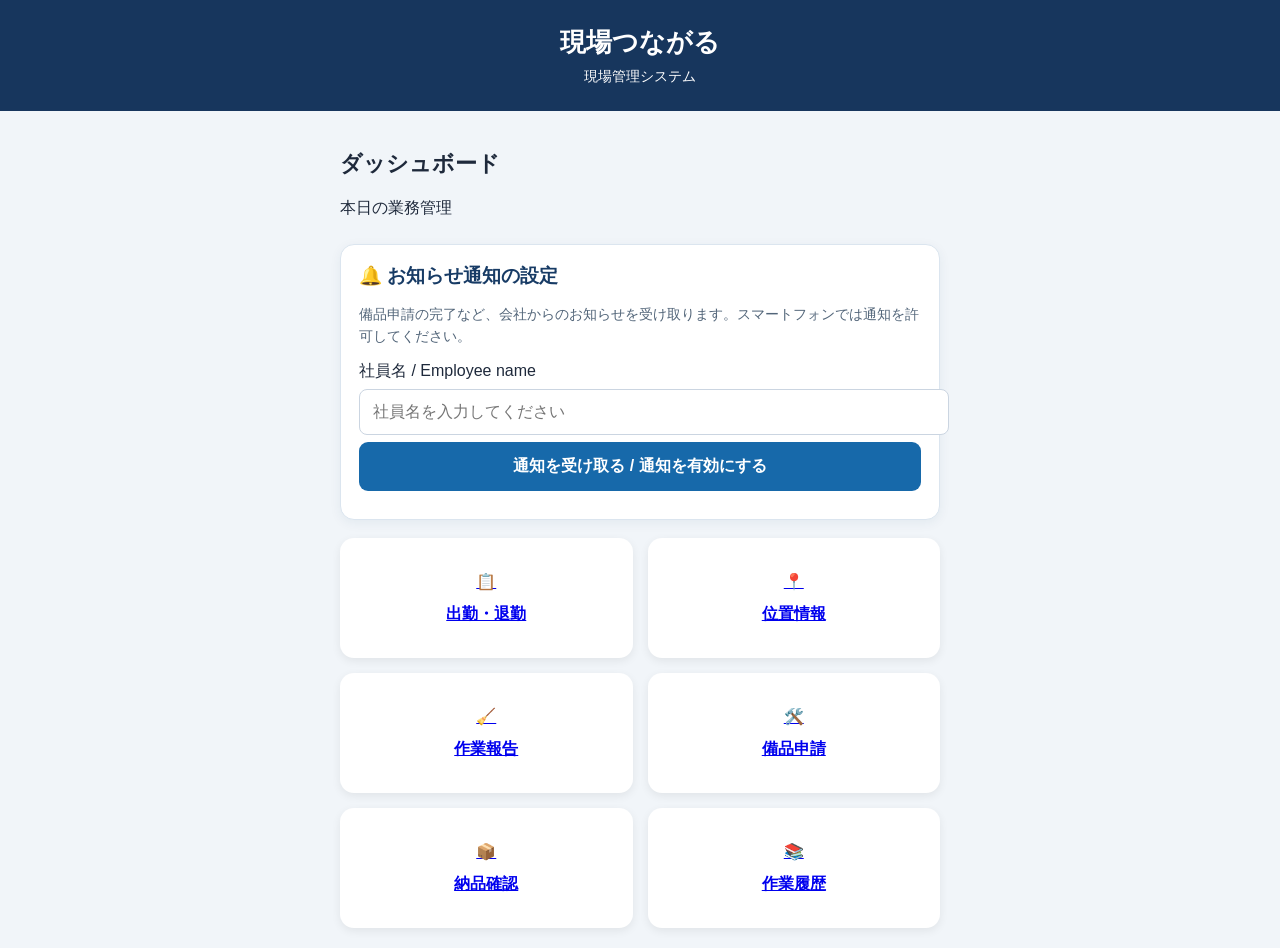
<file: index.html>
<!DOCTYPE html>
<html lang="ja">
<head>
<meta charset="UTF-8">
<meta name="viewport" content="width=device-width, initial-scale=1.0">

<title>現場つながる</title>

<meta name="theme-color" content="#173b65">
<meta name="description" content="現場管理システム">

<link rel="manifest" href="manifest.json">
<link rel="icon" type="image/svg+xml" href="icon.svg">
<link rel="apple-touch-icon" href="icon.svg">

<meta http-equiv="refresh" content="0; url=dashboard.html">
</head>

<body>

<p>現場つながるへ移動しています...</p>
<a href="dashboard.html">ダッシュボードを開く</a>

<script>
if ("serviceWorker" in navigator) {
  navigator.serviceWorker.register("./service-worker.js")
    .catch(error => {
      console.error("Service Worker registration failed:", error);
    });
}
</script>

</body>
</html>
</file>
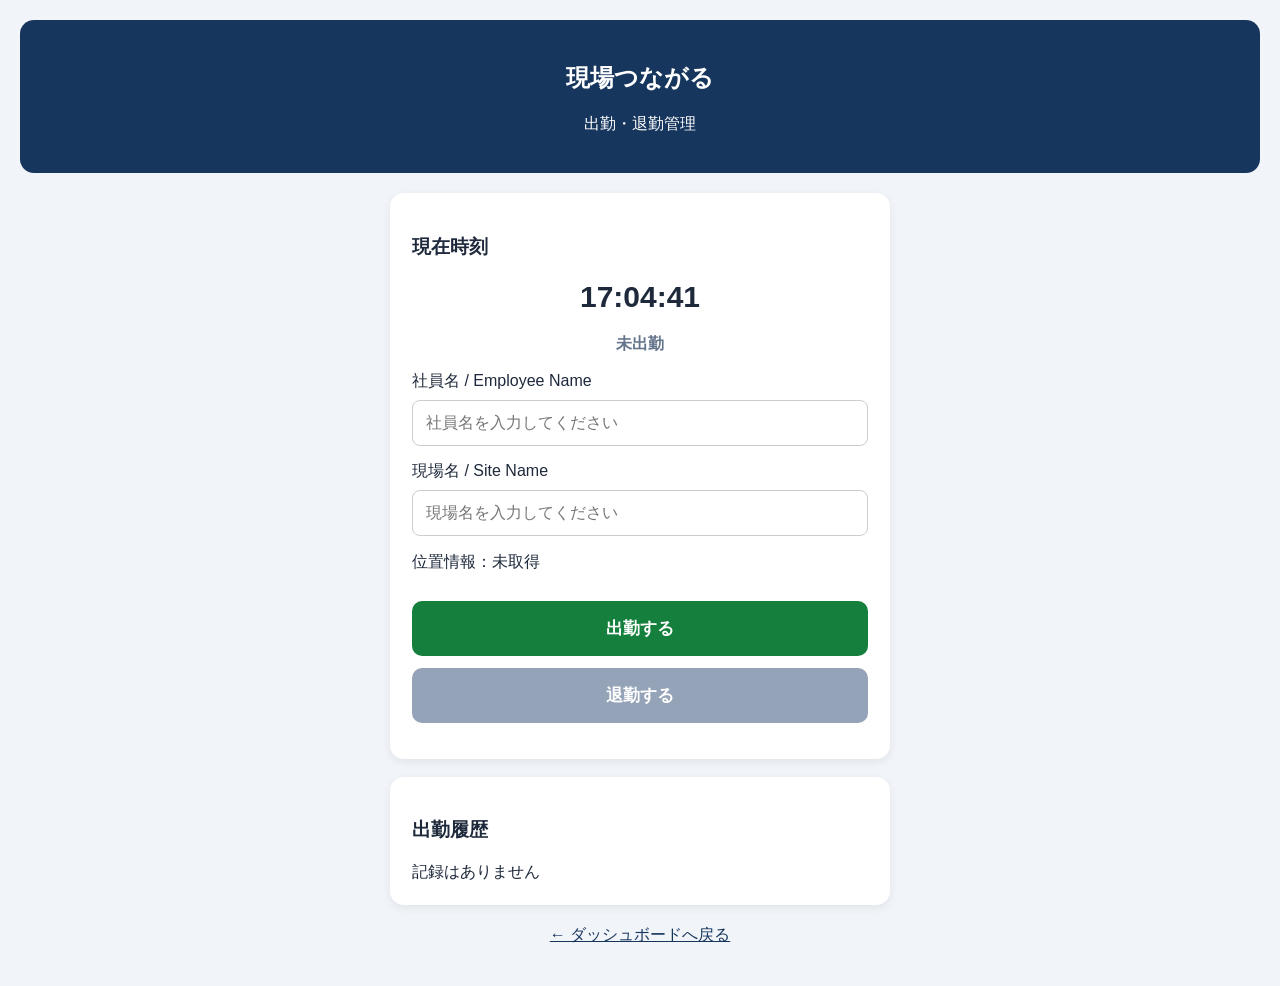
<file: attendance.html>
<!DOCTYPE html>
<html lang="ja">
<head>
<meta charset="UTF-8">
<meta name="viewport" content="width=device-width, initial-scale=1.0">
<title>出勤・退勤 | 現場つながる</title>

<style>
* { box-sizing: border-box; }

body {
  margin: 0;
  padding: 20px;
  background: #f1f5f9;
  font-family: Arial, sans-serif;
  color: #1e293b;
}

header {
  background: #17365d;
  color: white;
  padding: 22px;
  border-radius: 14px;
  text-align: center;
}

.container {
  max-width: 500px;
  margin: 20px auto;
}

.card {
  background: white;
  padding: 22px;
  margin-bottom: 18px;
  border-radius: 14px;
  box-shadow: 0 3px 10px rgba(0,0,0,.07);
}

.time {
  font-size: 30px;
  font-weight: bold;
  text-align: center;
  margin: 20px 0;
}

.status {
  text-align: center;
  font-weight: bold;
  color: #64748b;
}

.field {
  width: 100%;
  padding: 13px;
  margin-top: 8px;
  border: 1px solid #ccc;
  border-radius: 8px;
  font-size: 16px;
}

button {
  width: 100%;
  padding: 16px;
  border: none;
  border-radius: 10px;
  color: white;
  font-size: 17px;
  font-weight: bold;
  margin-top: 12px;
}

.checkin { background: #15803d; }
.checkout { background: #dc2626; }

button:disabled {
  background: #94a3b8;
}

.record {
  border-bottom: 1px solid #e2e8f0;
  padding: 12px 0;
  line-height: 1.8;
}

.back {
  display: block;
  text-align: center;
  margin-top: 20px;
  color: #17365d;
}

#message {
  margin-top: 12px;
  font-size: 14px;
  line-height: 1.6;
}
</style>
</head>

<body>

<header>
  <h2>現場つながる</h2>
  <p>出勤・退勤管理</p>
</header>

<main class="container">

<div class="card">
  <h3>現在時刻</h3>
  <div class="time" id="clock">--:--:--</div>
  <p class="status" id="status">未出勤</p>

  <div style="margin:15px 0;">
    <label for="employeeName">社員名 / Employee Name</label>
    <input
      type="text"
      id="employeeName"
      class="field"
      placeholder="社員名を入力してください"
    >
  </div>

  <div style="margin:15px 0;">
    <label for="siteName">現場名 / Site Name</label>
    <input
      type="text"
      id="siteName"
      class="field"
      placeholder="現場名を入力してください"
      required
    >
  </div>

  <p id="location">位置情報：未取得</p>

  <button class="checkin" id="inBtn" onclick="checkIn()">
    出勤する
  </button>

  <button class="checkout" id="outBtn" onclick="checkOut()" disabled>
    退勤する
  </button>

  <p id="message" role="status"></p>
</div>

<div class="card">
  <h3>出勤履歴</h3>
  <div id="history">記録はありません</div>
</div>

<a class="back" href="dashboard.html">← ダッシュボードへ戻る</a>

</main>

<script src="app-config.js"></script>

<script>
const KEY = "genba_attendance";
let records = JSON.parse(localStorage.getItem(KEY) || "[]");

function save() {
  localStorage.setItem(KEY, JSON.stringify(records));
}

function showMessage(message, color = "#15803d") {
  const el = document.getElementById("message");
  el.textContent = message;
  el.style.color = color;
}

function updateClock() {
  document.getElementById("clock").textContent =
    new Date().toLocaleTimeString("ja-JP");
}

function getCurrentLocation() {
  return new Promise(resolve => {
    if (!navigator.geolocation) {
      resolve(null);
      return;
    }

    navigator.geolocation.getCurrentPosition(
      position => {
        resolve({
          latitude: position.coords.latitude,
          longitude: position.coords.longitude,
          accuracy: position.coords.accuracy
        });
      },
      () => resolve(null),
      {
        enableHighAccuracy: true,
        timeout: 10000,
        maximumAge: 0
      }
    );
  });
}

async function getAddress(location) {
  if (!location) return "";

  try {
    const url =
      "https://nominatim.openstreetmap.org/reverse?format=jsonv2&lat=" +
      location.latitude + "&lon=" +
      location.longitude + "&accept-language=ja";

    const response = await fetch(url);

    if (!response.ok) return "";

    const data = await response.json();
    return data.display_name || "";
  } catch (error) {
    return "";
  }
}

async function sendToDatabase(employeeName, recordData) {
  if (!window.GENBA_CONFIG ||
      !window.GENBA_CONFIG.functionUrl ||
      !window.GENBA_CONFIG.publishableKey) {
    throw new Error("アプリ設定を確認してください");
  }

  const response = await fetch(
    window.GENBA_CONFIG.functionUrl,
    {
      method: "POST",
      headers: {
        "Content-Type": "application/json",
        "apikey": window.GENBA_CONFIG.publishableKey
      },
      body: JSON.stringify({
        table: "attendance_records",
        employee_name: employeeName,
        record_data: recordData
      })
    }
  );

  const result = await response.json();

  if (!response.ok || !result.success) {
    throw new Error(
      result.error || "Databaseへの保存に失敗しました"
    );
  }

  return result;
}

async function checkIn() {
  if (records.length && !records[0].checkOut) return;

  const name = document.getElementById("employeeName").value.trim();

  if (!name) {
    alert("社員名を入力してください");
    return;
  }

  const siteName = document.getElementById("siteName").value.trim();

  if (!siteName) {
    alert("現場名を入力してください");
    return;
  }

  const inBtn = document.getElementById("inBtn");
  const outBtn = document.getElementById("outBtn");

  inBtn.disabled = true;
  outBtn.disabled = true;
  showMessage("出勤情報を送信しています...", "#64748b");

  try {
    const location = await getCurrentLocation();
    const address = await getAddress(location);
    const now = new Date();

    const record = {
      employeeName: name,
      siteName: siteName,
      date: now.toLocaleDateString("ja-JP"),
      checkIn: now.toLocaleTimeString("ja-JP"),
      checkOut: "",
      location: location,
      address: address
    };

    await sendToDatabase(name, {
      event_type: "checkin",
      siteName: siteName,
      ...record
    });

    records.unshift(record);
    save();
    render();

    document.getElementById("location").textContent =
      location
        ? "位置情報：取得済み"
        : "位置情報：取得できませんでした";

    showMessage("出勤記録をDatabaseに保存しました。");

  } catch (error) {
    showMessage("保存失敗：" + error.message, "#dc2626");
    alert("出勤記録を保存できませんでした。\n" + error.message);
  } finally {
    render();
  }
}

async function checkOut() {
  if (!records.length || records[0].checkOut) return;

  const name = records[0].employeeName;
  const siteName = document.getElementById("siteName").value.trim();

  if (!siteName) {
    alert("現場名を入力してください");
    return;
  }

  const inBtn = document.getElementById("inBtn");
  const outBtn = document.getElementById("outBtn");

  inBtn.disabled = true;
  outBtn.disabled = true;
  showMessage("退勤情報を送信しています...", "#64748b");

  try {
    const location = await getCurrentLocation();
    const address = await getAddress(location);

    const updatedRecord = {
      ...records[0],
      siteName: siteName,
      checkOut: new Date().toLocaleTimeString("ja-JP"),
      checkOutLocation: location,
      checkOutAddress: address
    };

    await sendToDatabase(name, {
      event_type: "checkout",
      siteName: siteName,
      ...updatedRecord
    });

    records[0] = updatedRecord;
    save();
    render();

    document.getElementById("location").textContent =
      location
        ? "位置情報：取得済み"
        : "位置情報：取得できませんでした";

    showMessage("退勤記録をDatabaseに保存しました。");

  } catch (error) {
    showMessage("保存失敗：" + error.message, "#dc2626");
    alert("退勤記録を保存できませんでした。\n" + error.message);
  } finally {
    render();
  }
}

function render() {
  const active =
    records.length > 0 && !records[0].checkOut;

  document.getElementById("status").textContent =
    active ? "勤務中" : "未出勤";

  document.getElementById("inBtn").disabled = active;
  document.getElementById("outBtn").disabled = !active;

  const history = document.getElementById("history");
  history.replaceChildren();

  if (!records.length) {
    history.textContent = "記録はありません";
    return;
  }

  records.forEach(item => {
    const div = document.createElement("div");
    div.className = "record";

    const name = document.createElement("div");
    name.textContent =
      "社員名: " + (item.employeeName || "未登録");
    name.style.fontWeight = "bold";

    const date = document.createElement("strong");
    date.textContent = item.date;

    const times = document.createElement("div");
    times.textContent =
      "出勤: " + item.checkIn +
      " / 退勤: " + (item.checkOut || "勤務中");

    div.append(name, date, times);

    if (item.location) {
      const loc = document.createElement("div");
      loc.textContent =
        "GPS: " + item.location.latitude +
        ", " + item.location.longitude;

      const mapLink = document.createElement("a");
      mapLink.href =
        "https://www.google.com/maps?q=" +
        item.location.latitude + "," +
        item.location.longitude;
      mapLink.textContent = "Google Mapsで位置を確認";
      mapLink.target = "_blank";
      mapLink.rel = "noopener noreferrer";
      mapLink.style.display = "block";

      const addressText = document.createElement("p");
      addressText.textContent = item.address
        ? "住所: " + item.address
        : "住所: 取得できませんでした";

      div.append(addressText, mapLink, loc);
    } else {
      const loc = document.createElement("div");
      loc.textContent = "GPS: 位置情報なし";
      div.appendChild(loc);
    }

    if (item.checkOut) {
      const out = document.createElement("div");

      const title = document.createElement("strong");
      title.textContent = "📍 退勤場所";
      out.appendChild(title);

      const address = document.createElement("p");
      address.textContent = item.checkOutAddress
        ? "住所: " + item.checkOutAddress
        : "住所: 取得できませんでした";
      out.appendChild(address);

      if (item.checkOutLocation) {
        const loc = document.createElement("p");
        loc.textContent =
          "GPS: " + item.checkOutLocation.latitude +
          ", " + item.checkOutLocation.longitude;
        out.appendChild(loc);

        const link = document.createElement("a");
        link.href =
          "https://www.google.com/maps?q=" +
          item.checkOutLocation.latitude + "," +
          item.checkOutLocation.longitude;
        link.textContent = "Google Mapsで位置を確認";
        link.target = "_blank";
        link.rel = "noopener noreferrer";
        out.appendChild(link);
      }

      div.appendChild(out);
    }

    history.appendChild(div);
  });
}

updateClock();
setInterval(updateClock, 1000);
render();
</script>

</body>
</html>
</file>
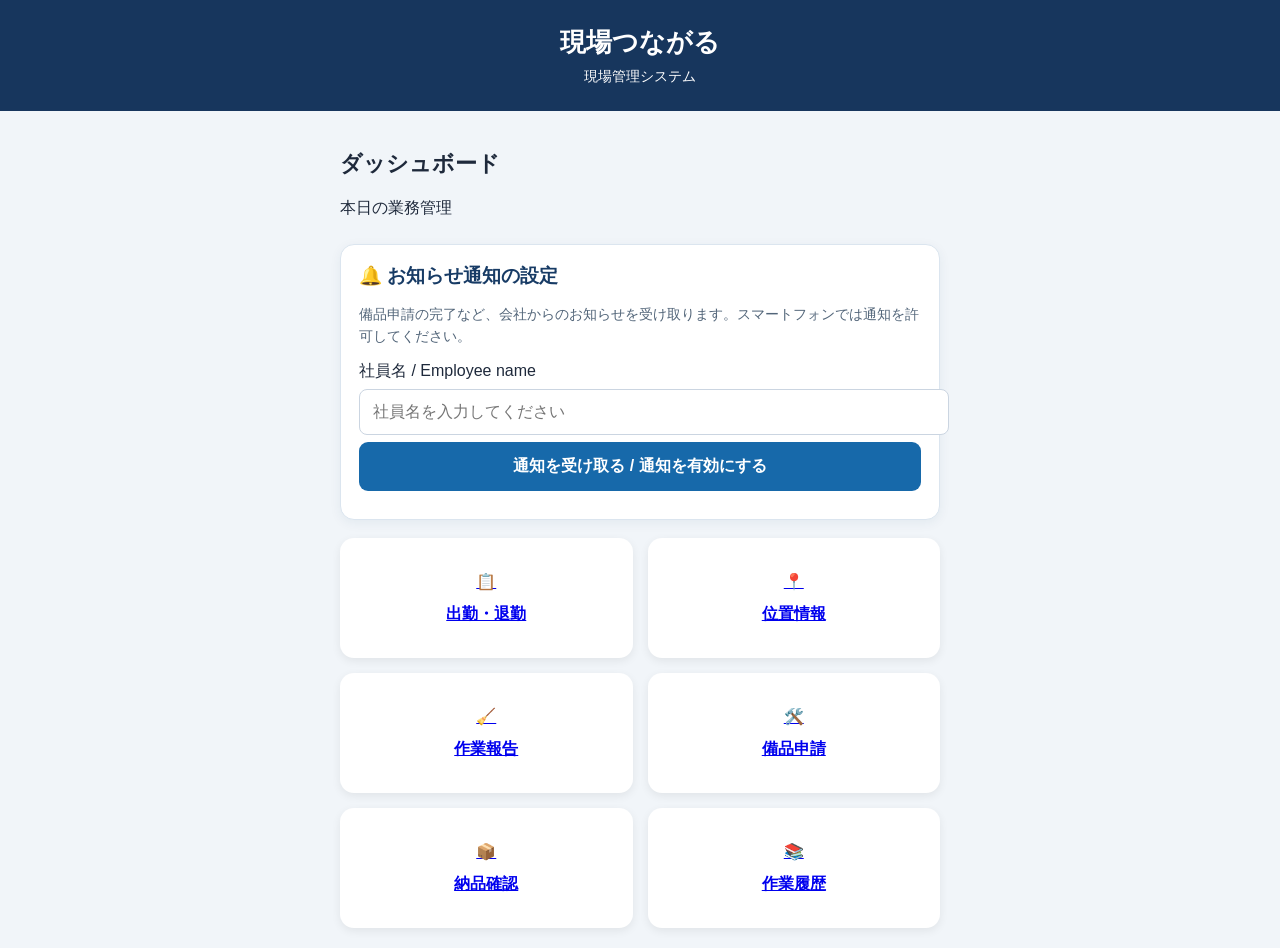
<file: dashboard.html>
<!DOCTYPE html>
<html lang="ja">
<head>
<meta charset="UTF-8"><meta name="viewport" content="width=device-width, initial-scale=1.0">
<title>現場つながる</title><meta name="theme-color" content="#173b65"><meta name="description" content="現場管理システム">
<link rel="manifest" href="manifest.json"><link rel="icon" type="image/svg+xml" href="icon.svg"><link rel="apple-touch-icon" href="icon.svg">
<link rel="stylesheet" href="dashboard.css">
<style>
.notice-setup{background:#fff;border:1px solid #dbe5ef;border-radius:14px;padding:18px;margin:18px 0;box-shadow:0 3px 12px #173b6510}
.notice-setup h3{margin:0 0 8px;color:#173b65}.notice-setup p{line-height:1.6;color:#526579;font-size:14px}
.notice-setup input{width:100%;padding:13px;border:1px solid #cbd5e1;border-radius:8px;font-size:16px;margin:7px 0}
.notice-setup button{width:100%;padding:14px;border:0;border-radius:9px;background:#1769aa;color:#fff;font-weight:bold;font-size:16px}
#pushMessage{font-size:13px;line-height:1.5;margin-top:10px}
</style></head>
<body>
<header><h1>現場つながる</h1><p>現場管理システム</p></header>
<main class="container">
<section class="welcome"><h2>ダッシュボード</h2><p>本日の業務管理</p></section>
<section class="notice-setup">
<h3>🔔 お知らせ通知の設定</h3>
<p>備品申請の完了など、会社からのお知らせを受け取ります。スマートフォンでは通知を許可してください。</p>
<label for="pushEmployeeName">社員名 / Employee name</label>
<input id="pushEmployeeName" type="text" maxlength="100" autocomplete="name" placeholder="社員名を入力してください">
<button id="enablePushButton" type="button">通知を受け取る / 通知を有効にする</button>
<div id="pushMessage" role="status"></div>
</section>
<section class="menu">
<a href="attendance.html" class="card">📋<br>出勤・退勤</a><a href="location.html" class="card">📍<br>位置情報</a>
<a href="report.html" class="card">🧹<br>作業報告</a><a href="equipment.html" class="card">🛠️<br>備品申請</a>
<a href="delivery.html" class="card">📦<br>納品確認</a><a href="history.html" class="card">📚<br>作業履歴</a>
</section></main>
<script src="app-config.js"></script>
<script>
const pushButton=document.getElementById("enablePushButton"),pushMessage=document.getElementById("pushMessage");
function showPushMessage(t,ok=false){pushMessage.textContent=t;pushMessage.style.color=ok?"#15803d":"#b91c1c";}
function base64ToBytes(value){const padding="=".repeat((4-value.length%4)%4);const raw=atob((value+padding).replace(/-/g,"+").replace(/_/g,"/"));return Uint8Array.from(raw,c=>c.charCodeAt(0));}
pushButton.addEventListener("click",async()=>{
 const employeeName=document.getElementById("pushEmployeeName").value.trim();
 if(!employeeName){showPushMessage("社員名を入力してください。");return;}
 if(!("serviceWorker" in navigator)||!("PushManager" in window)||!("Notification" in window)){showPushMessage("このブラウザはPush通知に対応していません。iPhoneはホーム画面に追加したアプリから開いてください。");return;}
 const isIOS=/iPhone|iPad|iPod/.test(navigator.userAgent);
 const isStandalone=window.navigator.standalone===true||window.matchMedia("(display-mode: standalone)").matches;
 if(isIOS&&!isStandalone){showPushMessage("iPhoneではSafariの共有ボタンから「ホーム画面に追加」を行い、ホーム画面のアイコンからアプリを開いてください。Safariのタブでは通知登録できません。");return;}
 if(!window.GENBA_CONFIG?.pushPublicKey){showPushMessage("通知設定がまだ完了していません。管理者に連絡してください。");return;}
 if(Notification.permission==="denied"){showPushMessage("通知がブロックされています。iPhoneの設定から 現場つながる の通知を許可してから、もう一度お試しください。");return;}
 pushButton.disabled=true;pushButton.textContent="設定中...";
 try{
  const permission=await Notification.requestPermission();
  if(permission!=="granted")throw new Error("通知が許可されていません。端末の設定を確認してください。");
  showPushMessage("通知許可を確認しました。通知サービスを準備しています...",true);
  const registration=await navigator.serviceWorker.register("./service-worker.js");
  const ready=await Promise.race([
   navigator.serviceWorker.ready,
   new Promise((_,reject)=>setTimeout(()=>reject(new Error("通知サービスの起動に時間がかかっています。画面を再読み込みして再度お試しください。")),12000))
  ]);
  const activeRegistration=ready||registration;
  let subscription=await activeRegistration.pushManager.getSubscription();
  if(!subscription)subscription=await activeRegistration.pushManager.subscribe({userVisibleOnly:true,applicationServerKey:base64ToBytes(window.GENBA_CONFIG.pushPublicKey)});
  showPushMessage("端末登録を保存しています...",true);
  const controller=new AbortController();
  const timeout=setTimeout(()=>controller.abort(),15000);
  let response;
  try{
   response=await fetch(window.GENBA_CONFIG.functionUrl,{method:"POST",headers:{"Content-Type":"application/json","apikey":window.GENBA_CONFIG.publishableKey},body:JSON.stringify({action:"subscribe_push",employee_name:employeeName,subscription:subscription.toJSON()}),signal:controller.signal});
  }finally{clearTimeout(timeout);}
  const responseText=await response.text();
  let result={};try{result=responseText?JSON.parse(responseText):{};}catch(_){throw new Error("サーバー応答を読み取れません: "+responseText.slice(0,300));}
  if(!response.ok||!result.success)throw new Error(result.error||("通知登録に失敗しました (HTTP "+response.status+")"));
  localStorage.setItem("genba_push_employee_name",employeeName);
  showPushMessage("通知登録が完了しました。この端末で通知を受け取れます。",true);
 }catch(error){
  const message=error&&error.name==="AbortError"?"サーバー応答がタイムアウトしました。通信を確認して再度お試しください。":(error.message||"通知設定に失敗しました。");
  showPushMessage(message);
  console.error("Push registration failed:",error);
 }finally{
  pushButton.disabled=false;
  pushButton.textContent="通知を受け取る / 通知を有効にする";
 }
});
const savedName=localStorage.getItem("genba_push_employee_name");if(savedName)document.getElementById("pushEmployeeName").value=savedName;
if("serviceWorker" in navigator)window.addEventListener("load",()=>navigator.serviceWorker.register("./service-worker.js").catch(console.error));
</script></body></html>
</file>
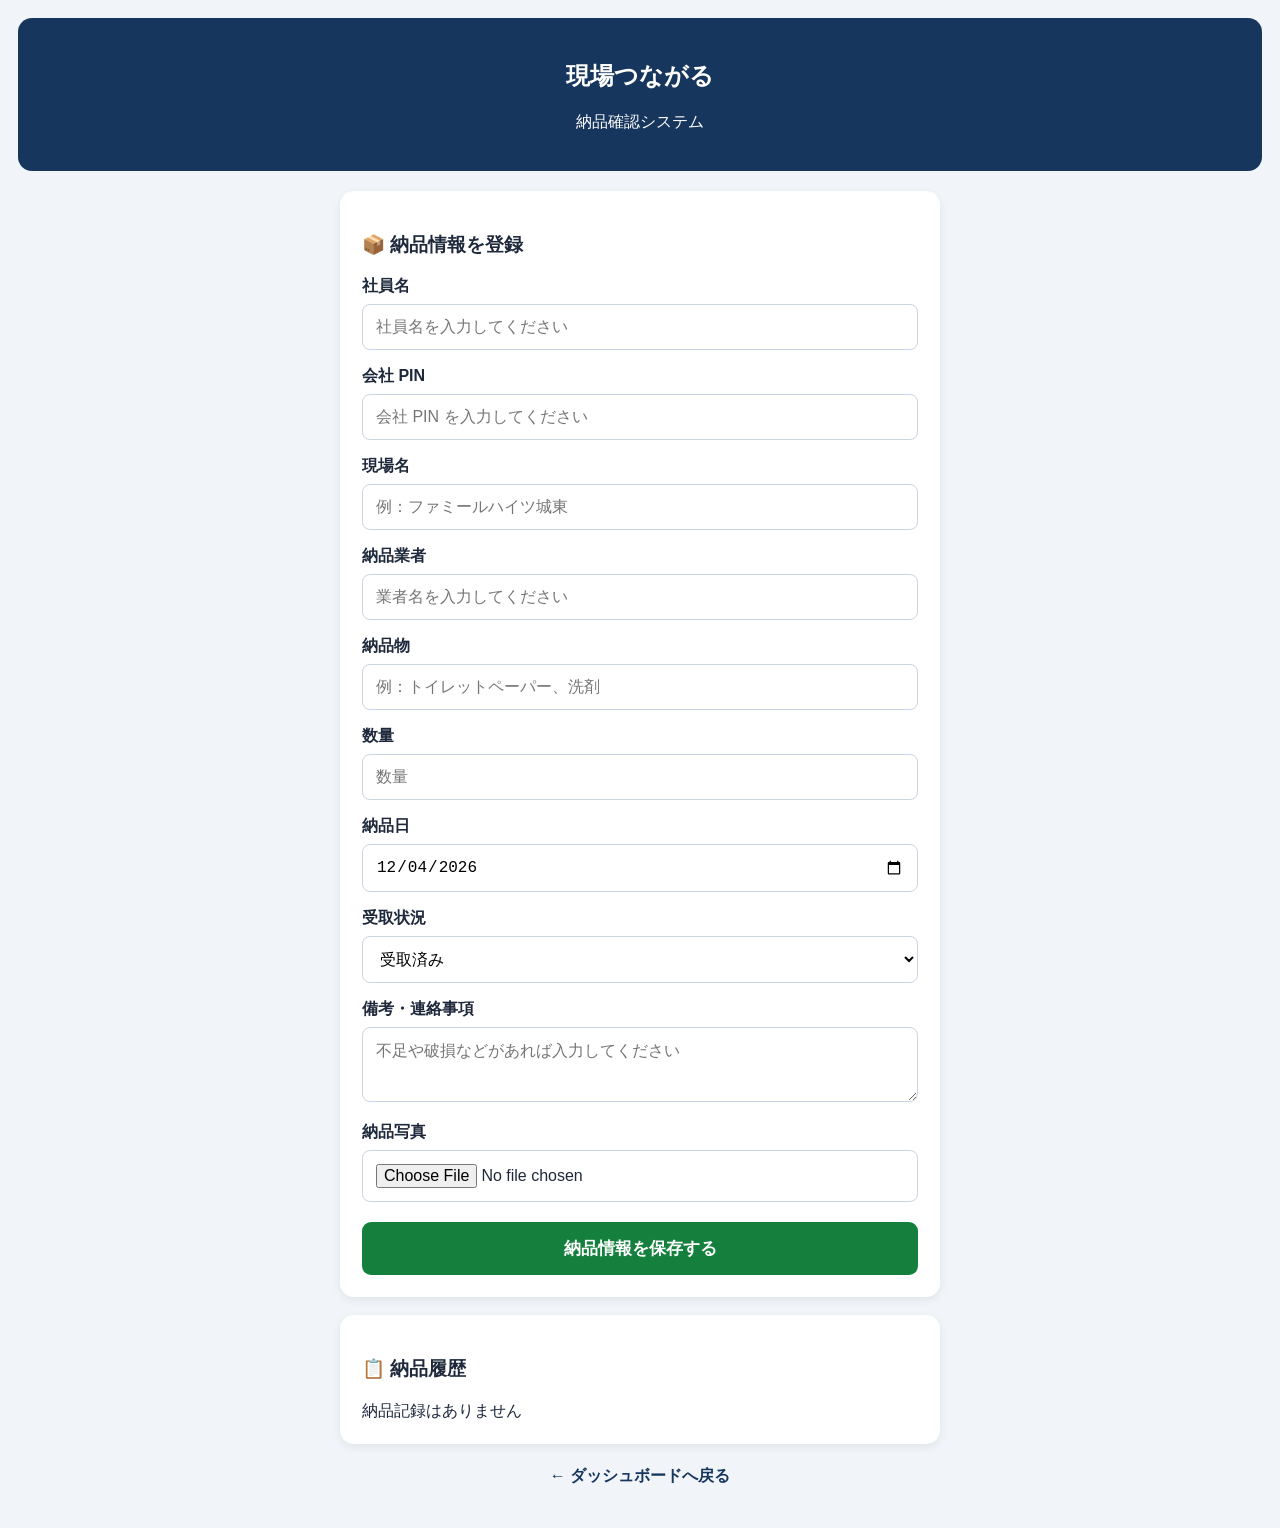
<file: delivery.html>
<!DOCTYPE html>
<html lang="ja">
<head>
<meta charset="UTF-8">
<meta name="viewport" content="width=device-width, initial-scale=1.0">
<title>納品確認 | 現場つながる</title>

<style>
* { box-sizing: border-box; }

body {
  margin: 0;
  padding: 18px;
  background: #f1f5f9;
  color: #1e293b;
  font-family: Arial, sans-serif;
}

header {
  background: #17365d;
  color: white;
  text-align: center;
  padding: 22px;
  border-radius: 14px;
}

.container {
  max-width: 600px;
  margin: 20px auto;
}

.card {
  background: white;
  padding: 22px;
  margin-bottom: 18px;
  border-radius: 14px;
  box-shadow: 0 3px 10px rgba(0,0,0,.07);
}

label {
  display: block;
  font-weight: bold;
  margin: 16px 0 7px;
}

input, textarea, select {
  width: 100%;
  padding: 13px;
  border: 1px solid #cbd5e1;
  border-radius: 8px;
  font-size: 16px;
  background: white;
}

textarea {
  min-height: 75px;
  resize: vertical;
}

button {
  width: 100%;
  padding: 15px;
  margin-top: 20px;
  border: none;
  border-radius: 9px;
  background: #15803d;
  color: white;
  font-size: 17px;
  font-weight: bold;
  cursor: pointer;
}

button:disabled {
  background: #94a3b8;
  cursor: not-allowed;
}

.delivery-item {
  border-bottom: 1px solid #e2e8f0;
  padding: 15px 0;
  line-height: 1.8;
  overflow-wrap: anywhere;
}

.delivery-item:last-child {
  border-bottom: none;
}

.status {
  display: inline-block;
  padding: 5px 10px;
  border-radius: 6px;
  background: #dcfce7;
  color: #166534;
  font-weight: bold;
  margin-top: 8px;
}

.status.pending {
  background: #fef3c7;
  color: #92400e;
}

.preview {
  display: block;
  max-width: 100%;
  max-height: 220px;
  margin-top: 10px;
  border-radius: 8px;
}

.back {
  display: block;
  text-align: center;
  margin: 22px 0;
  color: #17365d;
  text-decoration: none;
  font-weight: bold;
}
</style>
</head>

<body>

<header>
  <h2>現場つながる</h2>
  <p>納品確認システム</p>
</header>

<main class="container">

<div class="card">
  <h3>📦 納品情報を登録</h3>

  <form id="deliveryForm">

    <label for="employeeName">社員名</label>
    <input id="employeeName" type="text"
      placeholder="社員名を入力してください" required>

    <label for="companyPin">会社 PIN</label>
    <input id="companyPin" type="password"
      placeholder="会社 PIN を入力してください" required>

    <label for="siteName">現場名</label>
    <input id="siteName" type="text"
      placeholder="例：ファミールハイツ城東" required>

    <label for="supplier">納品業者</label>
    <input id="supplier" type="text"
      placeholder="業者名を入力してください">

    <label for="productName">納品物</label>
    <input id="productName" type="text"
      placeholder="例：トイレットペーパー、洗剤" required>

    <label for="quantity">数量</label>
    <input id="quantity" type="number"
      min="1" step="1" placeholder="数量" required>

    <label for="deliveryDate">納品日</label>
    <input id="deliveryDate" type="date" required>

    <label for="status">受取状況</label>
    <select id="status" required>
      <option value="受取済み">受取済み</option>
      <option value="未受取">未受取</option>
      <option value="一部受取">一部受取</option>
      <option value="不備あり">不備あり</option>
    </select>

    <label for="remarks">備考・連絡事項</label>
    <textarea id="remarks"
      placeholder="不足や破損などがあれば入力してください"></textarea>

    <label for="photo">納品写真</label>
    <input id="photo" type="file" accept="image/*">

    <button id="submitButton" type="submit">
      納品情報を保存する
    </button>

  </form>
</div>

<div class="card">
  <h3>📋 納品履歴</h3>
  <div id="deliveryHistory">納品記録はありません</div>
</div>

<a class="back" href="dashboard.html">
  ← ダッシュボードへ戻る
</a>

</main>

<script src="app-config.js"></script>

<script>
const STORAGE_KEY = "genba_delivery_records";

let deliveries = JSON.parse(
  localStorage.getItem(STORAGE_KEY) || "[]"
);

const form = document.getElementById("deliveryForm");
const submitButton = document.getElementById("submitButton");

document.getElementById("deliveryDate").value =
  new Date().toLocaleDateString("en-CA");

function saveDeliveries() {
  localStorage.setItem(
    STORAGE_KEY,
    JSON.stringify(deliveries)
  );
}

function renderDeliveries() {
  const history = document.getElementById("deliveryHistory");
  history.replaceChildren();

  if (deliveries.length === 0) {
    history.textContent = "納品記録はありません";
    return;
  }

  deliveries.forEach(item => {
    const div = document.createElement("div");
    div.className = "delivery-item";

    const title = document.createElement("strong");
    title.textContent = item.productName + " × " + item.quantity;

    const details = document.createElement("div");
    details.style.whiteSpace = "pre-line";
    details.textContent =
      "社員名: " + item.employeeName +
      "\n現場名: " + item.siteName +
      "\n納品業者: " + (item.supplier || "未入力") +
      "\n納品日: " + item.deliveryDate +
      "\n受取状況: " + item.status +
      "\n備考: " + (item.remarks || "なし") +
      "\n登録日時: " + item.savedAt;

    const status = document.createElement("span");
    status.className = item.status === "受取済み"
      ? "status"
      : "status pending";
    status.textContent = item.status;

    div.append(title, details, status);

    if (item.photo) {
      const img = document.createElement("img");
      img.src = item.photo;
      img.alt = "納品写真";
      img.className = "preview";
      div.appendChild(img);
    }

    history.appendChild(div);
  });
}

async function sendToDatabase(record, pin) {
  if (!window.GENBA_CONFIG ||
      !window.GENBA_CONFIG.functionUrl ||
      !window.GENBA_CONFIG.publishableKey) {
    throw new Error("アプリ設定を確認してください");
  }

  const response = await fetch(
    window.GENBA_CONFIG.functionUrl,
    {
      method: "POST",
      headers: {
        "Content-Type": "application/json",
        "apikey": window.GENBA_CONFIG.publishableKey
      },
      body: JSON.stringify({
        pin: pin,
        table: "delivery_records",
        employee_name: record.employeeName,
        record_data: record
      })
    }
  );

  const result = await response.json();

  if (!response.ok || !result.success) {
    throw new Error(
      result.error || "データベースへの保存に失敗しました"
    );
  }

  return result;
}

form.addEventListener("submit", async function(event) {
  event.preventDefault();

  if (submitButton.disabled) return;

  const quantity = Number(
    document.getElementById("quantity").value
  );

  if (!Number.isInteger(quantity) || quantity < 1) {
    alert("数量は1以上の整数で入力してください");
    return;
  }

  const pin = document.getElementById("companyPin").value.trim();

  if (!pin) {
    alert("会社 PIN を入力してください");
    return;
  }

  const photoFile = document.getElementById("photo").files[0];

  if (photoFile && photoFile.size > 1500000) {
    alert("写真は1.5MB以下のものを選択してください");
    return;
  }

  submitButton.disabled = true;
  submitButton.textContent = "保存中...";

  try {
    let photoData = "";

    if (photoFile) {
      photoData = await new Promise((resolve, reject) => {
        const reader = new FileReader();

        reader.onload = () => resolve(reader.result);
        reader.onerror = () => reject(
          new Error("写真を読み込めませんでした")
        );

        reader.readAsDataURL(photoFile);
      });
    }

    const record = {
      employeeName: document.getElementById("employeeName").value.trim(),
      siteName: document.getElementById("siteName").value.trim(),
      supplier: document.getElementById("supplier").value.trim(),
      productName: document.getElementById("productName").value.trim(),
      quantity: quantity,
      deliveryDate: document.getElementById("deliveryDate").value,
      status: document.getElementById("status").value,
      remarks: document.getElementById("remarks").value.trim(),
      photo: photoData,
      savedAt: new Date().toLocaleString("ja-JP")
    };

    if (!record.employeeName ||
        !record.siteName ||
        !record.productName ||
        !record.deliveryDate) {
      throw new Error("必須項目を入力してください");
    }

    await sendToDatabase(record, pin);

    deliveries.unshift(record);

    try {
      saveDeliveries();
    } catch (storageError) {
      deliveries.shift();
      console.error("Local storage save failed:", storageError);
    }

    renderDeliveries();

    alert("納品情報をデータベースに保存しました！");

    form.reset();

    document.getElementById("deliveryDate").value =
      new Date().toLocaleDateString("en-CA");

  } catch (error) {
    console.error(error);
    alert("保存できませんでした。\n" + error.message);

  } finally {
    submitButton.disabled = false;
    submitButton.textContent = "納品情報を保存する";
  }
});

renderDeliveries();
</script>

</body>
</html>
</file>
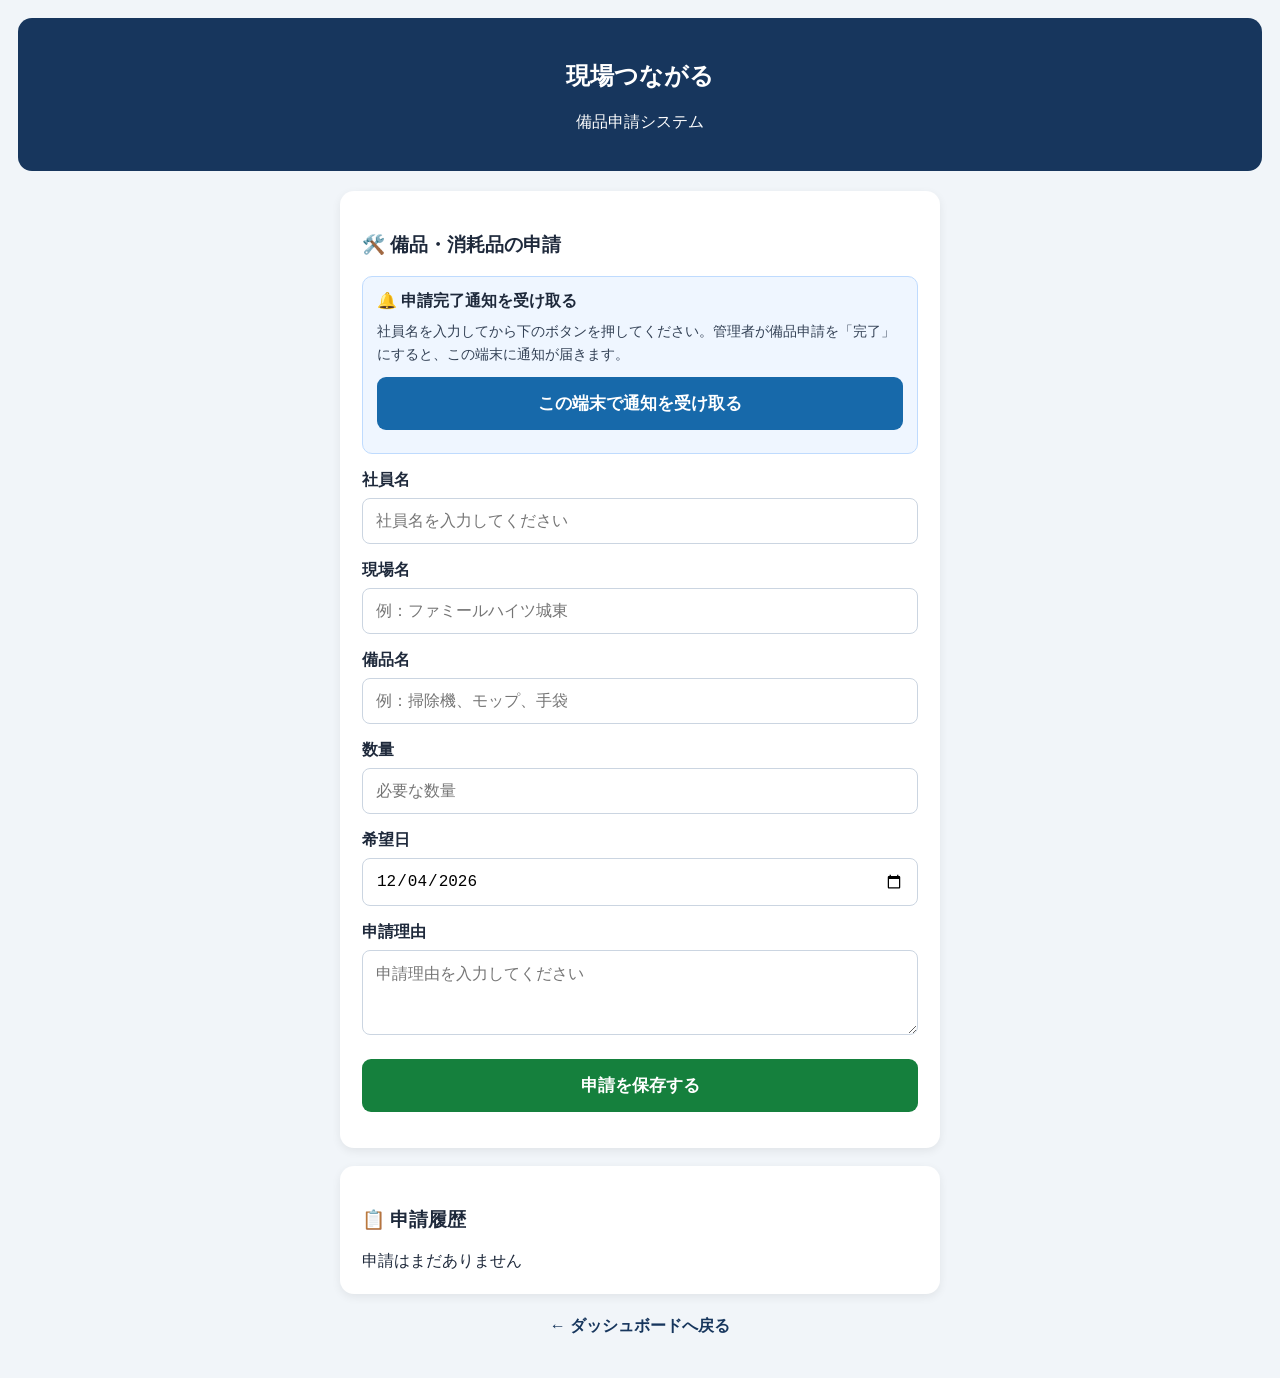
<file: equipment.html>
<!DOCTYPE html>
<html lang="ja">
<head>
<meta charset="UTF-8">
<meta name="viewport" content="width=device-width, initial-scale=1.0">
<title>備品申請 | 現場つながる</title>

<style>
* { box-sizing: border-box; }

body {
  margin: 0;
  padding: 18px;
  background: #f1f5f9;
  color: #1e293b;
  font-family: Arial, sans-serif;
}

header {
  background: #17365d;
  color: white;
  text-align: center;
  padding: 22px;
  border-radius: 14px;
}

.container {
  max-width: 600px;
  margin: 20px auto;
}

.card {
  background: white;
  padding: 22px;
  margin-bottom: 18px;
  border-radius: 14px;
  box-shadow: 0 3px 10px rgba(0,0,0,.07);
}

label {
  display: block;
  font-weight: bold;
  margin: 16px 0 7px;
}

input, textarea {
  width: 100%;
  padding: 13px;
  border: 1px solid #cbd5e1;
  border-radius: 8px;
  font-size: 16px;
  background: white;
}

textarea {
  min-height: 85px;
  resize: vertical;
}

button {
  width: 100%;
  padding: 15px;
  margin-top: 20px;
  border: none;
  border-radius: 9px;
  background: #15803d;
  color: white;
  font-size: 17px;
  font-weight: bold;
  cursor: pointer;
}

button:disabled {
  background: #94a3b8;
}

.application {
  border-bottom: 1px solid #e2e8f0;
  padding: 15px 0;
  line-height: 1.8;
  overflow-wrap: anywhere;
}

.application:last-child {
  border-bottom: none;
}

.status {
  display: inline-block;
  padding: 4px 10px;
  border-radius: 6px;
  background: #fef3c7;
  color: #92400e;
  font-weight: bold;
}

.back {
  display: block;
  text-align: center;
  margin: 22px 0;
  color: #17365d;
  text-decoration: none;
  font-weight: bold;
}

#message {
  margin-top: 12px;
  font-size: 14px;
  line-height: 1.6;
}
</style>
</head>

<body>

<header>
  <h2>現場つながる</h2>
  <p>備品申請システム</p>
</header>

<main class="container">

  <div class="card">
    <h3>🛠️ 備品・消耗品の申請</h3>

    <div style="background:#eff6ff;border:1px solid #bfdbfe;border-radius:10px;padding:14px;margin:14px 0;">
      <strong>🔔 申請完了通知を受け取る</strong>
      <p style="font-size:14px;line-height:1.6;margin:8px 0;color:#334155;">
        社員名を入力してから下のボタンを押してください。管理者が備品申請を「完了」にすると、この端末に通知が届きます。
      </p>
      <button type="button" id="enablePushBtn" style="margin-top:4px;background:#1769aa;">
        この端末で通知を受け取る
      </button>
      <p id="pushMessage" role="status" style="font-size:13px;line-height:1.5;margin:9px 0 0;"></p>
    </div>

    <form id="equipmentForm">

      <label for="employeeName">社員名</label>
      <input type="text" id="employeeName"
        placeholder="社員名を入力してください" required>

      <label for="siteName">現場名</label>
      <input type="text" id="siteName"
        placeholder="例：ファミールハイツ城東" required>

      <label for="equipmentName">備品名</label>
      <input type="text" id="equipmentName"
        placeholder="例：掃除機、モップ、手袋" required>

      <label for="quantity">数量</label>
      <input type="number" id="quantity"
        min="1" step="1" placeholder="必要な数量" required>

      <label for="requestDate">希望日</label>
      <input type="date" id="requestDate" required>

      <label for="reason">申請理由</label>
      <textarea id="reason"
        placeholder="申請理由を入力してください" required></textarea>

      <button type="submit" id="submitBtn">
        申請を保存する
      </button>

      <p id="message" role="status"></p>

    </form>
  </div>

  <div class="card">
    <h3>📋 申請履歴</h3>
    <div id="applicationHistory">申請はまだありません</div>
  </div>

  <a class="back" href="dashboard.html">
    ← ダッシュボードへ戻る
  </a>

</main>

<script src="app-config.js"></script>

<script>
const STORAGE_KEY = "genba_equipment_requests";

let applications = JSON.parse(
  localStorage.getItem(STORAGE_KEY) || "[]"
);

const form = document.getElementById("equipmentForm");
const submitBtn = document.getElementById("submitBtn");
const enablePushBtn = document.getElementById("enablePushBtn");
const pushMessage = document.getElementById("pushMessage");

function showPushMessage(message, color = "#1769aa") {
  pushMessage.textContent = message;
  pushMessage.style.color = color;
}

function urlBase64ToUint8Array(base64String) {
  const padding = "=".repeat((4 - base64String.length % 4) % 4);
  const base64 = (base64String + padding).replace(/-/g, "+").replace(/_/g, "/");
  const raw = atob(base64);
  return Uint8Array.from([...raw].map(char => char.charCodeAt(0)));
}

async function enablePushNotifications() {
  const employeeName = document.getElementById("employeeName").value.trim();
  if (!employeeName) {
    showPushMessage("先に社員名を入力してください。", "#dc2626");
    document.getElementById("employeeName").focus();
    return;
  }

  if (!("serviceWorker" in navigator) || !("PushManager" in window) || !("Notification" in window)) {
    showPushMessage("このブラウザはPush通知に対応していません。iPhoneではホーム画面に追加したアプリから開いてください。", "#dc2626");
    return;
  }

  const publicKey = window.GENBA_CONFIG && window.GENBA_CONFIG.pushPublicKey;
  if (!publicKey) {
    showPushMessage("通知設定が見つかりません。管理者に連絡してください。", "#dc2626");
    return;
  }

  enablePushBtn.disabled = true;
  enablePushBtn.textContent = "通知を設定しています...";

  try {
    const permission = await Notification.requestPermission();
    if (permission !== "granted") {
      throw new Error("通知が許可されませんでした。ブラウザまたは端末の設定で通知を許可してください。");
    }

    const registration = await navigator.serviceWorker.register("./service-worker.js");
    await navigator.serviceWorker.ready;

    let subscription = await registration.pushManager.getSubscription();
    if (!subscription) {
      subscription = await registration.pushManager.subscribe({
        userVisibleOnly: true,
        applicationServerKey: urlBase64ToUint8Array(publicKey)
      });
    }

    const response = await fetch(window.GENBA_CONFIG.functionUrl, {
      method: "POST",
      headers: {
        "Content-Type": "application/json",
        "apikey": window.GENBA_CONFIG.publishableKey
      },
      body: JSON.stringify({
        action: "subscribe_push",
        employee_name: employeeName,
        subscription: subscription.toJSON()
      })
    });

    const result = await response.json();
    if (!response.ok || !result.success) {
      throw new Error(result.error || "通知登録を保存できませんでした。");
    }

    showPushMessage("通知を設定しました。この端末で「完了」の通知を受け取れます。");
    enablePushBtn.textContent = "通知設定済み";
  } catch (error) {
    showPushMessage(error.message || "通知設定に失敗しました。", "#dc2626");
    enablePushBtn.disabled = false;
    enablePushBtn.textContent = "この端末で通知を受け取る";
  }
}

enablePushBtn.addEventListener("click", enablePushNotifications);


document.getElementById("requestDate").value =
  new Date().toLocaleDateString("en-CA");

function showMessage(message, color = "#15803d") {
  const el = document.getElementById("message");
  el.textContent = message;
  el.style.color = color;
}

function saveApplications() {
  localStorage.setItem(
    STORAGE_KEY,
    JSON.stringify(applications)
  );
}

function renderApplications() {
  const history = document.getElementById("applicationHistory");
  history.replaceChildren();

  if (applications.length === 0) {
    history.textContent = "申請はまだありません";
    return;
  }

  applications.forEach(item => {
    const div = document.createElement("div");
    div.className = "application";

    const title = document.createElement("strong");
    title.textContent = item.equipmentName + " × " + item.quantity;

    const details = document.createElement("div");
    details.textContent =
      "社員名: " + item.employeeName +
      "\n現場名: " + item.siteName +
      "\n希望日: " + item.requestDate +
      "\n申請理由: " + item.reason +
      "\n申請日時: " + item.savedAt;

    details.style.whiteSpace = "pre-line";

    const status = document.createElement("span");
    status.className = "status";
    status.textContent = item.status || "申請受付";

    div.append(title, details, status);
    history.appendChild(div);
  });
}

async function sendToDatabase(application) {
  if (!window.GENBA_CONFIG ||
      !window.GENBA_CONFIG.functionUrl ||
      !window.GENBA_CONFIG.publishableKey) {
    throw new Error("アプリ設定を確認してください");
  }

  const response = await fetch(
    window.GENBA_CONFIG.functionUrl,
    {
      method: "POST",
      headers: {
        "Content-Type": "application/json",
        "apikey": window.GENBA_CONFIG.publishableKey
      },
      body: JSON.stringify({
        table: "equipment_requests",
        employee_name: application.employeeName,
        record_data: application
      })
    }
  );

  const result = await response.json();

  if (!response.ok || !result.success) {
    throw new Error(
      result.error || "Databaseへの保存に失敗しました"
    );
  }

  return result;
}

async function refreshApplicationStatus(application) {
  try {
    const response = await fetch(window.GENBA_CONFIG.functionUrl, {
      method: "POST",
      headers: {
        "Content-Type": "application/json",
        "apikey": window.GENBA_CONFIG.publishableKey
      },
      body: JSON.stringify({
        action: "lookup_equipment_status",
        id: application.recordId || null,
        employee_name: application.employeeName,
        siteName: application.siteName,
        equipmentName: application.equipmentName,
        requestDate: application.requestDate,
        savedAt: application.savedAt
      })
    });

    const result = await response.json();
    if (response.ok && result.success && result.status) {
      const previousStatus = application.status;
      application.status = result.status;
      if (previousStatus !== "完了" && result.status === "完了") {
        showMessage("備品申請が完了しました。現場：" + application.siteName + " / 備品：" + application.equipmentName, "#15803d");
        if ("Notification" in window && Notification.permission === "granted") {
          new Notification("備品申請が完了しました", { body: "現場：" + application.siteName + " / 備品：" + application.equipmentName });
        }
      }
      if (result.id) application.recordId = result.id;
      saveApplications();
      renderApplications();
    }
  } catch (error) {
    console.warn("Status refresh failed:", error);
  }
}

form.addEventListener("submit", async function(event) {
  event.preventDefault();

  if (!form.reportValidity()) return;

  const quantity = Number(
    document.getElementById("quantity").value
  );

  if (!Number.isInteger(quantity) || quantity < 1) {
    alert("数量は1以上の整数で入力してください");
    return;
  }

  const application = {
    employeeName:
      document.getElementById("employeeName").value.trim(),

    siteName:
      document.getElementById("siteName").value.trim(),

    equipmentName:
      document.getElementById("equipmentName").value.trim(),

    quantity: quantity,

    requestDate:
      document.getElementById("requestDate").value,

    reason:
      document.getElementById("reason").value.trim(),

    savedAt:
      new Date().toLocaleString("ja-JP"),

    status: "未対応"
  };

  if (!application.employeeName ||
      !application.siteName ||
      !application.equipmentName ||
      !application.reason ||
      !application.requestDate) {
    alert("必須項目を入力してください");
    return;
  }

  submitBtn.disabled = true;
  submitBtn.textContent = "送信中...";
  showMessage("Databaseに送信しています...", "#64748b");

  try {
    const savedResult = await sendToDatabase(application);
    const savedRow = Array.isArray(savedResult.data) ? savedResult.data[0] : savedResult.data;
    if (savedRow && savedRow.id) application.recordId = savedRow.id;

    applications.unshift(application);
    saveApplications();
    renderApplications();

    showMessage("備品申請をDatabaseに保存しました！");
    alert("備品申請を保存しました！");

    form.reset();

    document.getElementById("requestDate").value =
      new Date().toLocaleDateString("en-CA");

  } catch (error) {
    showMessage("保存失敗：" + error.message, "#dc2626");
    alert("備品申請を保存できませんでした。\n" + error.message);

  } finally {
    submitBtn.disabled = false;
    submitBtn.textContent = "申請を保存する";
  }
});

renderApplications();
applications.forEach(refreshApplicationStatus);
// Webpage-only users see status changes while this page remains open.
window.setInterval(() => {
  if (document.visibilityState === "visible") applications.forEach(refreshApplicationStatus);
}, 30000);
</script>

</body>
</html>
</file>
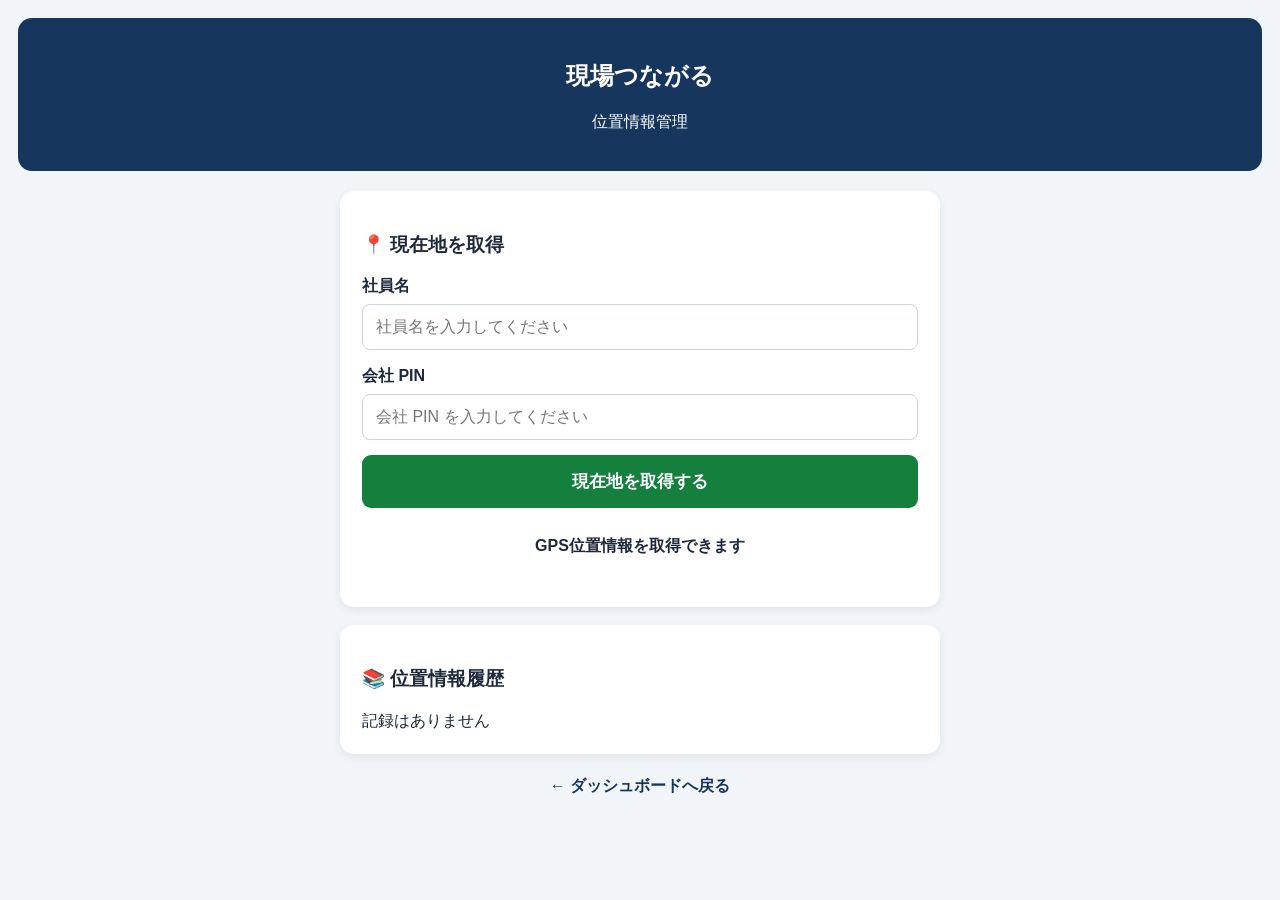
<file: location.html>
<!DOCTYPE html>
<html lang="ja">
<head>
<meta charset="UTF-8">
<meta name="viewport" content="width=device-width, initial-scale=1.0">
<title>位置情報 | 現場つながる</title>

<style>
* {
  box-sizing: border-box;
}

body {
  margin: 0;
  padding: 18px;
  background: #f1f5f9;
  color: #1e293b;
  font-family: Arial, sans-serif;
}

header {
  background: #17365d;
  color: white;
  text-align: center;
  padding: 22px;
  border-radius: 14px;
}

.container {
  max-width: 600px;
  margin: 20px auto;
}

.card {
  background: white;
  padding: 22px;
  margin-bottom: 18px;
  border-radius: 14px;
  box-shadow: 0 3px 10px rgba(0,0,0,.07);
}

label {
  display: block;
  font-weight: bold;
  margin: 16px 0 7px;
}

input {
  width: 100%;
  padding: 13px;
  border: 1px solid #cbd5e1;
  border-radius: 8px;
  font-size: 16px;
}

button {
  width: 100%;
  padding: 15px;
  margin-top: 15px;
  border: none;
  border-radius: 9px;
  background: #15803d;
  color: white;
  font-size: 17px;
  font-weight: bold;
  cursor: pointer;
}

button:disabled {
  background: #94a3b8;
  cursor: wait;
}

#message {
  text-align: center;
  padding: 12px 0;
  font-weight: bold;
}

.location-item {
  border-bottom: 1px solid #e2e8f0;
  padding: 15px 0;
  line-height: 1.8;
  overflow-wrap: anywhere;
}

.location-item:last-child {
  border-bottom: none;
}

.map-link {
  display: inline-block;
  margin-top: 8px;
  color: #1d4ed8;
  font-weight: bold;
}

.back {
  display: block;
  text-align: center;
  margin: 22px 0;
  color: #17365d;
  text-decoration: none;
  font-weight: bold;
}
</style>
</head>

<body>

<header>
  <h2>現場つながる</h2>
  <p>位置情報管理</p>
</header>

<main class="container">

  <div class="card">
    <h3>📍 現在地を取得</h3>

    <label for="employeeName">社員名</label>
    <input
      type="text"
      id="employeeName"
      placeholder="社員名を入力してください"
      required
    >

    <label for="companyPin">会社 PIN</label>
    <input
      type="password"
      id="companyPin"
      placeholder="会社 PIN を入力してください"
      required
    >

    <button id="locationBtn" type="button">
      現在地を取得する
    </button>

    <p id="message" aria-live="polite">
      GPS位置情報を取得できます
    </p>

    <div id="currentLocation"></div>
  </div>

  <div class="card">
    <h3>📚 位置情報履歴</h3>
    <div id="locationHistory">記録はありません</div>
  </div>

  <a class="back" href="dashboard.html">
    ← ダッシュボードへ戻る
  </a>

</main>

<script src="app-config.js"></script>

<script>
const STORAGE_KEY = "genba_location_history";

let locations = JSON.parse(
  localStorage.getItem(STORAGE_KEY) || "[]"
);

const button = document.getElementById("locationBtn");
const message = document.getElementById("message");
const currentLocation = document.getElementById("currentLocation");

function saveLocations() {
  localStorage.setItem(
    STORAGE_KEY,
    JSON.stringify(locations)
  );
}

function getCurrentPosition() {
  return new Promise((resolve, reject) => {
    if (!navigator.geolocation) {
      reject(new Error("このブラウザはGPSに対応していません"));
      return;
    }

    navigator.geolocation.getCurrentPosition(
      resolve,
      reject,
      {
        enableHighAccuracy: true,
        timeout: 15000,
        maximumAge: 0
      }
    );
  });
}

async function sendToDatabase(record, pin) {
  if (!window.GENBA_CONFIG ||
      !window.GENBA_CONFIG.functionUrl ||
      !window.GENBA_CONFIG.publishableKey) {
    throw new Error("アプリ設定を確認してください");
  }

  const response = await fetch(
    window.GENBA_CONFIG.functionUrl,
    {
      method: "POST",
      headers: {
        "Content-Type": "application/json",
        "apikey": window.GENBA_CONFIG.publishableKey
      },
      body: JSON.stringify({
        pin: pin,
        table: "location_records",
        employee_name: record.employeeName,
        record_data: record
      })
    }
  );

  const result = await response.json();

  if (!response.ok || !result.success) {
    throw new Error(
      result.error || "データベースへの保存に失敗しました"
    );
  }

  return result;
}

button.addEventListener("click", async function() {
  const employeeName = document
    .getElementById("employeeName")
    .value.trim();

  const pin = document
    .getElementById("companyPin")
    .value.trim();

  if (!employeeName) {
    alert("社員名を入力してください");
    return;
  }

  if (!pin) {
    alert("会社 PIN を入力してください");
    return;
  }

  button.disabled = true;
  button.textContent = "位置情報を取得中...";
  message.textContent = "GPS位置情報を取得しています...";

  try {
    const position = await getCurrentPosition();

    const record = {
      employeeName: employeeName,
      latitude: position.coords.latitude,
      longitude: position.coords.longitude,
      accuracy: position.coords.accuracy,
      recordedAt: new Date().toLocaleString("ja-JP")
    };

    message.textContent = "データベースに保存しています...";

    await sendToDatabase(record, pin);

    locations.unshift(record);

    try {
      saveLocations();
    } catch (error) {
      locations.shift();
      console.error("Local storage save failed:", error);
    }

    renderLocations();

    currentLocation.replaceChildren();

    const details = document.createElement("p");
    details.textContent =
      "緯度: " + record.latitude +
      "\n経度: " + record.longitude +
      "\n精度: 約" + Math.round(record.accuracy) + "m";

    details.style.whiteSpace = "pre-line";

    const mapLink = document.createElement("a");
    mapLink.href =
      "https://www.google.com/maps?q=" +
      record.latitude + "," + record.longitude;

    mapLink.textContent = "Google Mapsで現在地を確認";
    mapLink.target = "_blank";
    mapLink.rel = "noopener noreferrer";
    mapLink.className = "map-link";

    currentLocation.append(details, mapLink);

    message.textContent =
      "位置情報をデータベースに保存しました！";

  } catch (error) {
    console.error(error);

    let errorMessage = "位置情報を取得できませんでした。";

    if (error.code === 1) {
      errorMessage =
        "位置情報の利用が許可されていません。ブラウザの設定を確認してください。";
    } else if (error.code === 2) {
      errorMessage =
        "現在地を確認できません。GPS設定を確認してください。";
    } else if (error.code === 3) {
      errorMessage =
        "位置情報の取得がタイムアウトしました。もう一度お試しください。";
    } else if (error.message) {
      errorMessage = error.message;
    }

    message.textContent = errorMessage;

  } finally {
    button.disabled = false;
    button.textContent = "現在地を取得する";
  }
});

function renderLocations() {
  const history = document.getElementById("locationHistory");
  history.replaceChildren();

  if (locations.length === 0) {
    history.textContent = "記録はありません";
    return;
  }

  locations.forEach(item => {
    const div = document.createElement("div");
    div.className = "location-item";

    const name = document.createElement("strong");
    name.textContent = "社員名: " + item.employeeName;

    const details = document.createElement("p");
    details.textContent =
      "緯度: " + item.latitude +
      "\n経度: " + item.longitude +
      "\n精度: 約" + Math.round(item.accuracy) + "m" +
      "\n取得日時: " + item.recordedAt;

    details.style.whiteSpace = "pre-line";

    const link = document.createElement("a");
    link.href =
      "https://www.google.com/maps?q=" +
      item.latitude + "," + item.longitude;

    link.textContent = "Google Mapsで位置を確認";
    link.target = "_blank";
    link.rel = "noopener noreferrer";
    link.className = "map-link";

    div.append(name, details, link);
    history.appendChild(div);
  });
}

renderLocations();
</script>

</body>
</html>
</file>
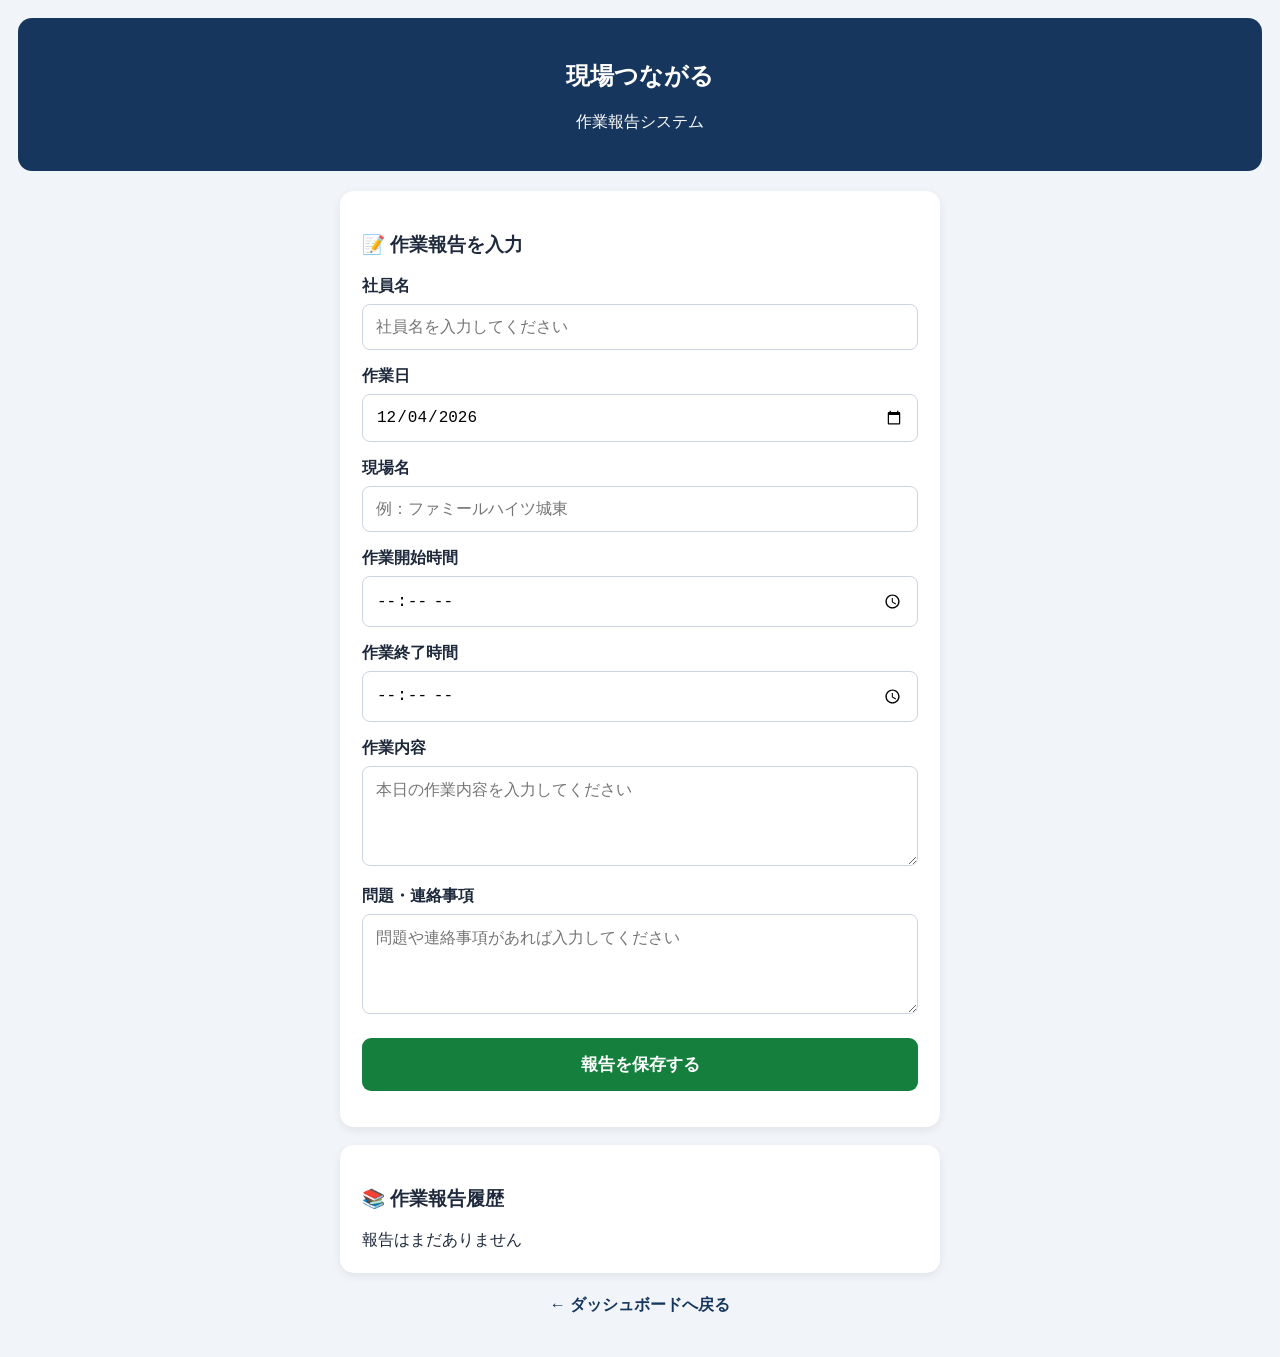
<file: report.html>
<!DOCTYPE html>
<html lang="ja">
<head>
<meta charset="UTF-8">
<meta name="viewport" content="width=device-width, initial-scale=1.0">
<title>作業報告 | 現場つながる</title>

<style>
* { box-sizing: border-box; }

body {
  margin: 0;
  padding: 18px;
  background: #f1f5f9;
  color: #1e293b;
  font-family: Arial, sans-serif;
}

header {
  background: #17365d;
  color: white;
  text-align: center;
  padding: 22px;
  border-radius: 14px;
}

.container {
  max-width: 600px;
  margin: 20px auto;
}

.card {
  background: white;
  padding: 22px;
  margin-bottom: 18px;
  border-radius: 14px;
  box-shadow: 0 3px 10px rgba(0,0,0,.07);
}

label {
  display: block;
  font-weight: bold;
  margin: 16px 0 7px;
}

input, textarea {
  width: 100%;
  padding: 13px;
  border: 1px solid #cbd5e1;
  border-radius: 8px;
  font-size: 16px;
  background: white;
}

textarea {
  min-height: 100px;
  resize: vertical;
}

button {
  width: 100%;
  padding: 15px;
  margin-top: 20px;
  border: none;
  border-radius: 9px;
  background: #15803d;
  color: white;
  font-size: 17px;
  font-weight: bold;
  cursor: pointer;
}

button:disabled {
  background: #94a3b8;
}

.report-item {
  border-bottom: 1px solid #e2e8f0;
  padding: 15px 0;
  line-height: 1.8;
  overflow-wrap: anywhere;
}

.report-item:last-child {
  border-bottom: none;
}

.back {
  display: block;
  text-align: center;
  margin: 22px 0;
  color: #17365d;
  text-decoration: none;
  font-weight: bold;
}

#message {
  margin-top: 12px;
  font-size: 14px;
  line-height: 1.6;
}
</style>
</head>

<body>

<header>
  <h2>現場つながる</h2>
  <p>作業報告システム</p>
</header>

<main class="container">

  <div class="card">
    <h3>📝 作業報告を入力</h3>

    <form id="reportForm">

      <label for="employeeName">社員名</label>
      <input type="text" id="employeeName"
        placeholder="社員名を入力してください" required>

      <label for="workDate">作業日</label>
      <input type="date" id="workDate" required>

      <label for="siteName">現場名</label>
      <input type="text" id="siteName"
        placeholder="例：ファミールハイツ城東" required>

      <label for="startTime">作業開始時間</label>
      <input type="time" id="startTime" required>

      <label for="endTime">作業終了時間</label>
      <input type="time" id="endTime" required>

      <label for="workDetails">作業内容</label>
      <textarea id="workDetails"
        placeholder="本日の作業内容を入力してください"
        required></textarea>

      <label for="problems">問題・連絡事項</label>
      <textarea id="problems"
        placeholder="問題や連絡事項があれば入力してください"></textarea>

      <button type="submit" id="submitBtn">
        報告を保存する
      </button>

      <p id="message" role="status"></p>

    </form>
  </div>

  <div class="card">
    <h3>📚 作業報告履歴</h3>
    <div id="reportHistory">報告はまだありません</div>
  </div>

  <a class="back" href="dashboard.html">
    ← ダッシュボードへ戻る
  </a>

</main>

<script src="app-config.js"></script>

<script>
const REPORT_KEY = "genba_work_reports";

let reports = JSON.parse(
  localStorage.getItem(REPORT_KEY) || "[]"
);

const form = document.getElementById("reportForm");
const submitBtn = document.getElementById("submitBtn");

document.getElementById("workDate").value =
  new Date().toLocaleDateString("en-CA");

function showMessage(message, color = "#15803d") {
  const el = document.getElementById("message");
  el.textContent = message;
  el.style.color = color;
}

function saveReports() {
  localStorage.setItem(REPORT_KEY, JSON.stringify(reports));
}

function renderReports() {
  const history = document.getElementById("reportHistory");
  history.replaceChildren();

  if (reports.length === 0) {
    history.textContent = "報告はまだありません";
    return;
  }

  reports.forEach(item => {
    const div = document.createElement("div");
    div.className = "report-item";

    const title = document.createElement("strong");
    title.textContent =
      item.employeeName + " / " + item.siteName;

    const details = document.createElement("div");
    details.textContent =
      "作業日: " + item.workDate +
      "\n作業時間: " + item.startTime + " ～ " + item.endTime +
      "\n作業内容: " + item.workDetails +
      "\n問題・連絡事項: " + (item.problems || "なし");

    details.style.whiteSpace = "pre-line";

    const time = document.createElement("small");
    time.textContent = "保存日時: " + item.savedAt;

    div.append(title, details, time);
    history.appendChild(div);
  });
}

async function sendToDatabase(report) {
  if (!window.GENBA_CONFIG ||
      !window.GENBA_CONFIG.functionUrl ||
      !window.GENBA_CONFIG.publishableKey) {
    throw new Error("アプリ設定を確認してください");
  }

  const response = await fetch(
    window.GENBA_CONFIG.functionUrl,
    {
      method: "POST",
      headers: {
        "Content-Type": "application/json",
        "apikey": window.GENBA_CONFIG.publishableKey
      },
      body: JSON.stringify({
        table: "work_reports",
        employee_name: report.employeeName,
        record_data: report
      })
    }
  );

  const result = await response.json();

  if (!response.ok || !result.success) {
    throw new Error(
      result.error || "Databaseへの保存に失敗しました"
    );
  }

  return result;
}

form.addEventListener("submit", async function(event) {
  event.preventDefault();

  if (!form.reportValidity()) return;

  const report = {
    employeeName:
      document.getElementById("employeeName").value.trim(),

    workDate:
      document.getElementById("workDate").value,

    siteName:
      document.getElementById("siteName").value.trim(),

    startTime:
      document.getElementById("startTime").value,

    endTime:
      document.getElementById("endTime").value,

    workDetails:
      document.getElementById("workDetails").value.trim(),

    problems:
      document.getElementById("problems").value.trim(),

    savedAt:
      new Date().toLocaleString("ja-JP")
  };

  if (!report.employeeName ||
      !report.siteName ||
      !report.workDetails) {
    alert("必須項目を入力してください");
    return;
  }

  submitBtn.disabled = true;
  submitBtn.textContent = "送信中...";
  showMessage("Databaseに送信しています...", "#64748b");

  try {
    await sendToDatabase(report);

    reports.unshift(report);
    saveReports();
    renderReports();

    showMessage("作業報告をDatabaseに保存しました！");

    alert("作業報告を保存しました！");

    form.reset();

    document.getElementById("workDate").value =
      new Date().toLocaleDateString("en-CA");

  } catch (error) {
    showMessage("保存失敗：" + error.message, "#dc2626");
    alert("作業報告を保存できませんでした。\n" + error.message);

  } finally {
    submitBtn.disabled = false;
    submitBtn.textContent = "報告を保存する";
  }
});

renderReports();
</script>

</body>
</html>
</file>
<file: dashboard.css>
body {
  background: #f1f5f9;
  font-family: Arial, sans-serif;
  margin: 0;
  color: #1e293b;
}

header {
  background: #17365d;
  color: white;
  padding: 25px 15px;
  text-align: center;
}

header h1 {
  font-size: 26px;
  margin: 0 0 8px;
}

header p {
  margin: 0;
  font-size: 14px;
}

.container {
  padding: 20px;
  max-width: 600px;
  margin: auto;
}

.welcome {
  margin-bottom: 25px;
}

.welcome h2 {
  font-size: 22px;
}

.menu {
  display: grid;
  grid-template-columns: repeat(2, 1fr);
  gap: 15px;
}

.card {
  background: white;
  padding: 28px 10px;
  border-radius: 14px;
  text-align: center;
  font-size: 16px;
  font-weight: bold;
  box-shadow: 0 3px 10px rgba(0,0,0,0.07);
  line-height: 2;
}
</file>
